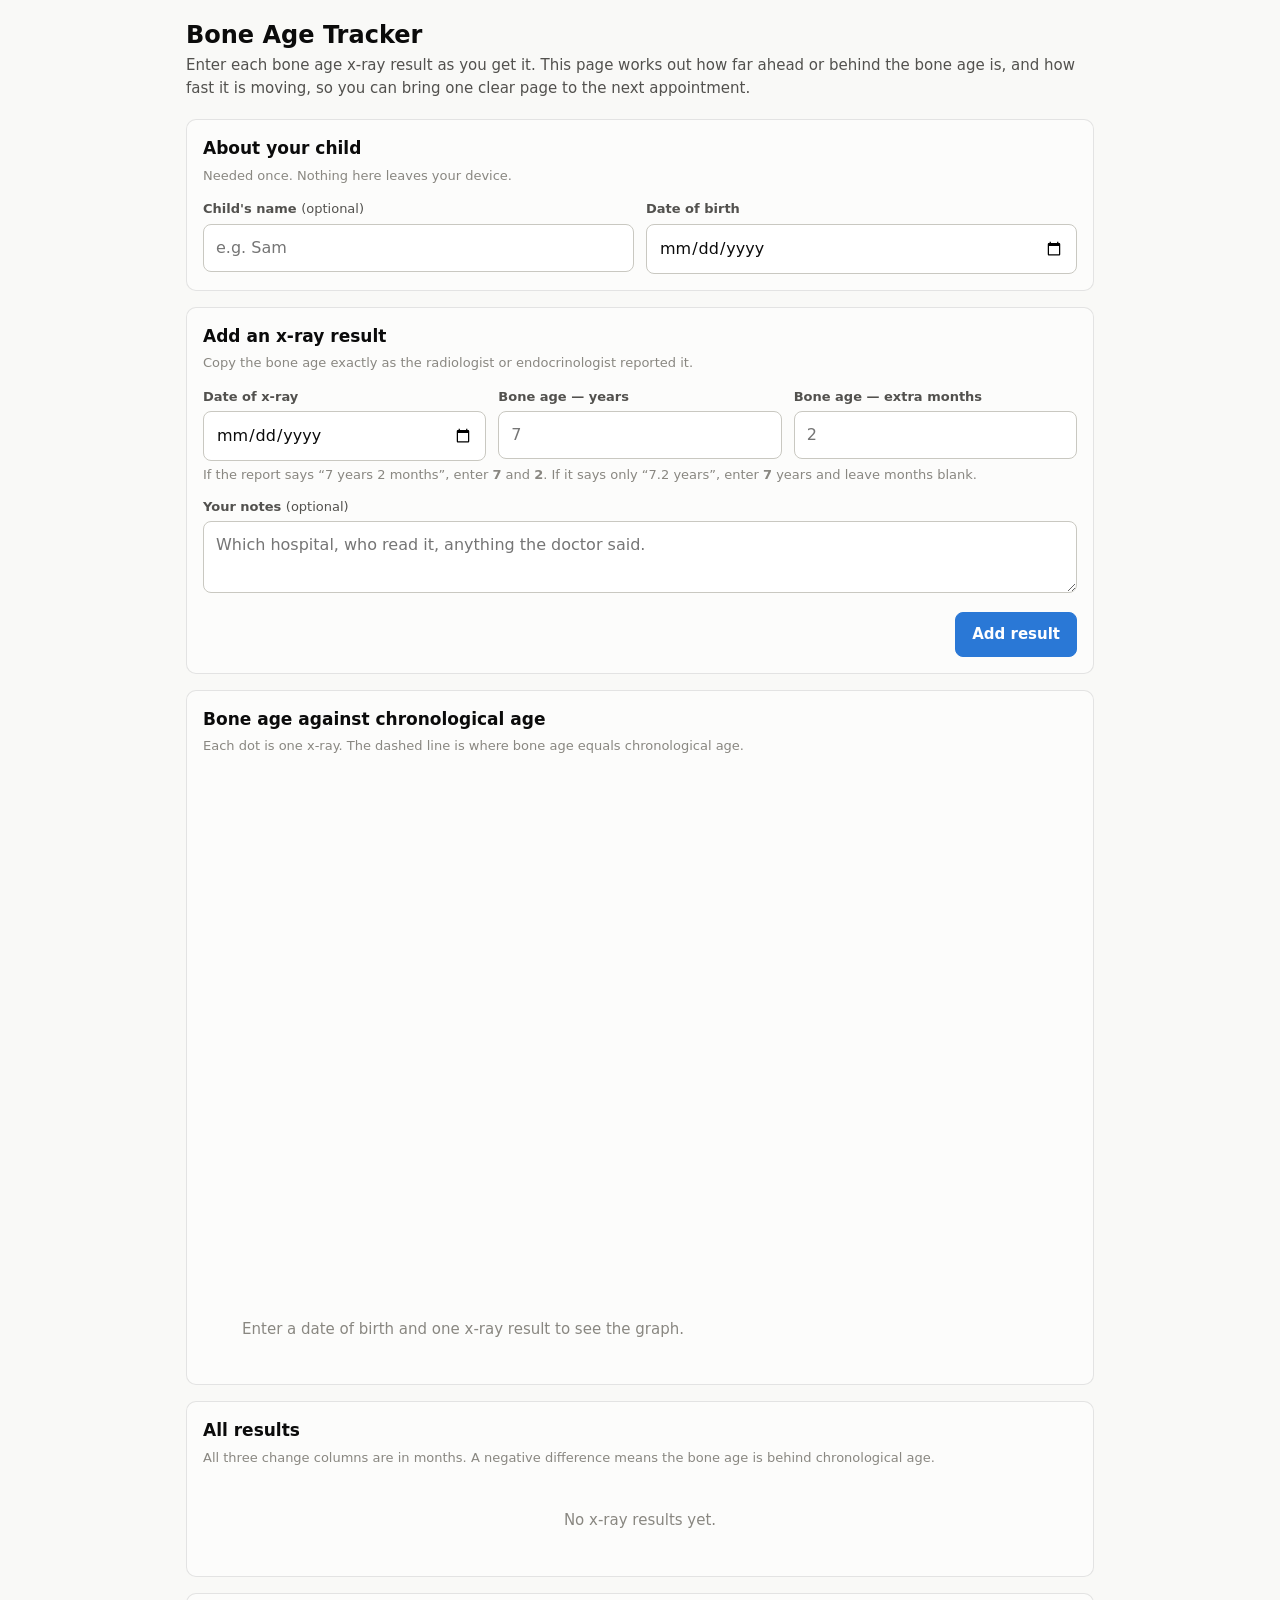
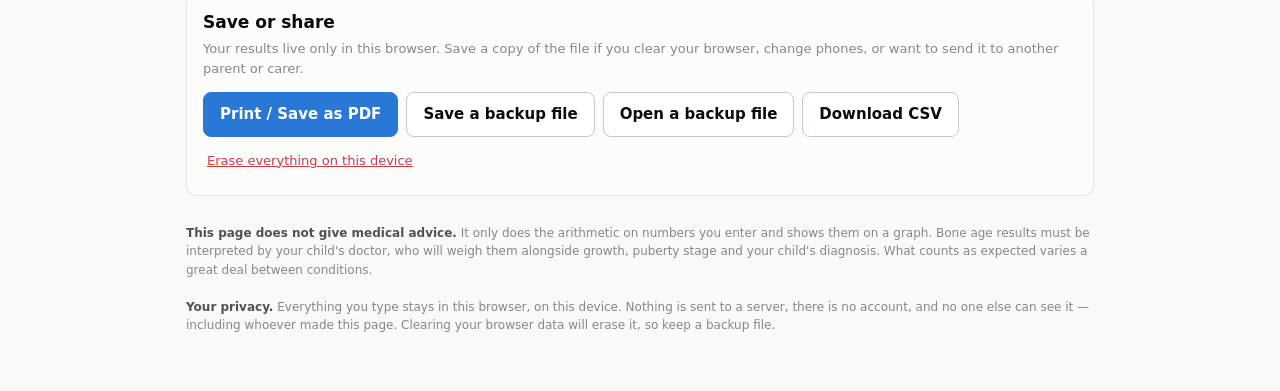
<file: tools/bone-age/index.html>
<!doctype html>
<html lang="en">
<head>
<meta charset="utf-8">
<meta name="viewport" content="width=device-width, initial-scale=1, viewport-fit=cover">
<meta name="color-scheme" content="light dark">
<meta name="robots" content="noindex">

<!-- Enforced copy of the deployed CSP header. connect-src 'none' is the load-bearing
     directive: it makes "your data never leaves this device" a browser-enforced fact
     rather than a promise. frame-ancestors is header-only (ignored in meta), so the
     _headers file at the repo root carries that one. -->
<meta http-equiv="Content-Security-Policy" content="default-src 'self'; base-uri 'none'; object-src 'none'; script-src 'self' 'unsafe-inline'; style-src 'self' 'unsafe-inline'; img-src 'self' data:; font-src 'self'; manifest-src 'self'; worker-src 'self'; connect-src 'none'; form-action 'none'">

<link rel="manifest" href="manifest.webmanifest">
<link rel="icon" type="image/png" sizes="192x192" href="icon-192.png">
<link rel="apple-touch-icon" href="apple-touch-icon.png">
<meta name="theme-color" content="#1c5cab">
<meta name="apple-mobile-web-app-capable" content="yes">
<meta name="apple-mobile-web-app-title" content="Bone Age">
<meta name="mobile-web-app-capable" content="yes">
<title>Bone Age Tracker</title>
<meta name="description" content="Track bone age x-ray results against chronological age. Everything stays on your device.">
<style>
/* ---------- tokens ---------- */
:root{
  color-scheme: light;
  --plane:#f9f9f7; --surface-1:#fcfcfb;
  --text-primary:#0b0b0b; --text-secondary:#52514e; --text-muted:#898781;
  --grid:#e1e0d9; --axis:#c3c2b7; --border:rgba(11,11,11,.10);
  --series-1:#2a78d6; --field:#ffffff; --field-border:#c9c8c1;
  --accent-soft:rgba(42,120,214,.10); --danger:#d03b3b;
  --r:10px; --pad:16px;
  --sans: system-ui, -apple-system, "Segoe UI", sans-serif;
}
@media (prefers-color-scheme: dark){
  :root:not([data-theme="light"]){
    color-scheme: dark;
    --plane:#0d0d0d; --surface-1:#1a1a19;
    --text-primary:#ffffff; --text-secondary:#c3c2b7; --text-muted:#898781;
    --grid:#2c2c2a; --axis:#383835; --border:rgba(255,255,255,.10);
    --series-1:#3987e5; --field:#111110; --field-border:#3c3c39;
    --accent-soft:rgba(57,135,229,.16); --danger:#e66767;
  }
}
:root[data-theme="dark"]{
  color-scheme: dark;
  --plane:#0d0d0d; --surface-1:#1a1a19;
  --text-primary:#ffffff; --text-secondary:#c3c2b7; --text-muted:#898781;
  --grid:#2c2c2a; --axis:#383835; --border:rgba(255,255,255,.10);
  --series-1:#3987e5; --field:#111110; --field-border:#3c3c39;
  --accent-soft:rgba(57,135,229,.16); --danger:#e66767;
}

*{box-sizing:border-box}
html,body{margin:0}
body{
  font-family:var(--sans); background:var(--plane); color:var(--text-primary);
  font-size:16px; line-height:1.5; -webkit-text-size-adjust:100%;
}
.wrap{max-width:940px; margin:0 auto; padding-block:20px 56px; padding-left:16px; padding-right:16px}

h1{font-size:1.5rem; line-height:1.25; margin:0 0 4px}
h2{font-size:1.0625rem; margin:0 0 2px}
p{margin:0 0 12px}
.sub{color:var(--text-secondary); font-size:.9375rem; margin:0 0 20px}
.hint{color:var(--text-muted); font-size:.8125rem; margin:4px 0 0}

.card{
  background:var(--surface-1); border:1px solid var(--border); border-radius:var(--r);
  padding:var(--pad); margin:0 0 16px;
}
.card > h2 + p.hint{margin-bottom:14px}

/* ---------- forms ---------- */
.grid{display:grid; gap:12px}
@media (min-width:560px){ .g2{grid-template-columns:1fr 1fr} .g3{grid-template-columns:1fr 1fr 1fr} }
label{display:block; font-size:.8125rem; font-weight:600; color:var(--text-secondary); margin:0 0 5px}
input,select,textarea{
  width:100%; font:inherit; font-size:1rem; color:var(--text-primary);
  background:var(--field); border:1px solid var(--field-border); border-radius:8px;
  padding:11px 12px; min-height:44px;
}
textarea{min-height:64px; resize:vertical}
input:focus-visible,select:focus-visible,textarea:focus-visible,button:focus-visible,[tabindex]:focus-visible{
  outline:2px solid var(--series-1); outline-offset:2px;
}
input[aria-invalid="true"]{border-color:var(--danger)}
.err{color:var(--danger); font-size:.8125rem; margin:5px 0 0; display:none}
.err.on{display:block}

button{
  font:inherit; font-weight:600; font-size:.9375rem; min-height:44px;
  padding:10px 16px; border-radius:8px; cursor:pointer;
  border:1px solid var(--field-border); background:var(--field); color:var(--text-primary);
}
button.primary{background:var(--series-1); border-color:var(--series-1); color:#fff}
button.link{background:none; border:none; color:var(--text-secondary); text-decoration:underline; padding:8px 4px; min-height:36px; font-weight:400; font-size:.8125rem}
button.link.danger{color:var(--danger)}
.row{display:flex; flex-wrap:wrap; gap:8px; align-items:center}
.row.end{justify-content:flex-end}

/* ---------- summary ---------- */
.hero{font-size:1.75rem; line-height:1.2; font-weight:650; margin:0 0 4px; letter-spacing:-.01em}
.hero .unit{font-weight:450; color:var(--text-secondary); font-size:1.125rem}
.facts{display:grid; gap:10px 20px; margin:14px 0 0; padding:14px 0 0; border-top:1px solid var(--border)}
@media (min-width:560px){ .facts{grid-template-columns:1fr 1fr} }
.fact dt{font-size:.75rem; text-transform:uppercase; letter-spacing:.04em; color:var(--text-muted); margin:0 0 1px}
.fact dd{margin:0; font-size:.9375rem; font-variant-numeric:tabular-nums}

/* ---------- chart ---------- */
.sr-only{position:absolute; width:1px; height:1px; margin:-1px; padding:0; overflow:hidden;
  clip:rect(0 0 0 0); clip-path:inset(50%); white-space:nowrap; border:0}
.chartbox{position:relative; max-width:520px}
svg.chart{display:block; width:100%; height:auto; max-width:100%; overflow:visible}
.tip{
  position:absolute; pointer-events:none; opacity:0; transition:opacity .09s;
  background:var(--surface-1); border:1px solid var(--border); border-radius:8px;
  padding:8px 10px; font-size:.8125rem; line-height:1.4; box-shadow:0 4px 14px rgba(0,0,0,.14);
  white-space:nowrap; z-index:5; transform:translate(-50%,-100%); margin-top:-10px;
}
.tip.on{opacity:1}
.tip b{display:block; font-size:.75rem; color:var(--text-muted); font-weight:600; text-transform:uppercase; letter-spacing:.04em; margin:0 0 2px}
.tip .n{font-variant-numeric:tabular-nums}

/* ---------- table ---------- */
.tablescroll{overflow-x:auto; -webkit-overflow-scrolling:touch}
table{border-collapse:collapse; width:100%; font-size:.8125rem; font-variant-numeric:tabular-nums}
th,td{text-align:right; padding:8px 7px; border-bottom:1px solid var(--border); white-space:nowrap}
th:first-child,td:first-child{text-align:left}
th{font-size:.6875rem; text-transform:uppercase; letter-spacing:.03em; color:var(--text-muted);
   font-weight:600; vertical-align:bottom; white-space:normal; max-width:74px; line-height:1.3}
td.note{white-space:normal; text-align:left; min-width:130px; color:var(--text-secondary)}
tr:last-child td{border-bottom:none}

/* Below 640px a 9-column table hides the column that matters most, so each
   reading becomes a stacked card with its labels inline. */
@media (max-width:639px){
  .tablescroll{overflow-x:visible}
  table,tbody,tr,td{display:block; width:100%}
  thead{position:absolute; width:1px; height:1px; overflow:hidden; clip:rect(0 0 0 0); white-space:nowrap}
  tr{border:1px solid var(--border); border-radius:8px; padding:8px 12px; margin:0 0 10px}
  tr:last-child{margin-bottom:0}
  td{border:none; border-bottom:1px solid var(--border); padding:7px 0; text-align:right;
     white-space:normal; display:flex; justify-content:space-between; align-items:baseline; gap:14px}
  td:last-child{border-bottom:none}
  td:empty{display:none}
  td:before{
    content:attr(data-label); text-align:left; flex:0 1 auto;
    font-size:.6875rem; text-transform:uppercase; letter-spacing:.04em;
    color:var(--text-muted); font-weight:600; line-height:1.6;
  }
  td.note{text-align:left; display:block}
  td.note:before{display:block; margin-bottom:2px}
  td.note:empty{display:none}   /* equal specificity to td.note - must come after it */
  td.acts{justify-content:flex-end; gap:4px; padding-top:2px; border-bottom:none}
  td.acts:before{content:none}
}
.empty{color:var(--text-muted); font-size:.9375rem; text-align:center; padding:28px 12px; margin:0}

.print-only{display:none}
.foot{color:var(--text-muted); font-size:.75rem; line-height:1.55; margin:28px 0 0}
.foot strong{color:var(--text-secondary)}

/* ---------- print ---------- */
@media print{
  :root{--plane:#fff; --surface-1:#fff; --text-primary:#000; --text-secondary:#333; --text-muted:#555;
        --grid:#ddd; --axis:#999; --border:#ccc; --series-1:#15539b}
  body{background:#fff; font-size:11pt}
  .wrap{max-width:none; padding:0}
  .no-print,.child-card{display:none !important}
  .print-only{display:block; font-size:10.5pt; color:#000; margin:0 0 10px}
  .sub{display:none}
  h1{font-size:15pt; margin-bottom:2px}
  .hero{font-size:16pt}
  .card{border:1px solid #ccc; break-inside:avoid; margin-bottom:12px; padding:12px}
  .chartbox{max-width:400px}
  .tablescroll{overflow:visible}
  table{font-size:8.5pt; table-layout:fixed; width:100%}
  th,td{padding:5px 5px; white-space:normal; word-break:break-word}
  th{font-size:6.5pt}
  td.note{min-width:0}
  .foot{margin-top:14px}
  a[href]:after{content:""}
}
</style>
</head>
<body>
<div class="wrap">

  <h1>Bone Age Tracker</h1>
  <p class="sub">Enter each bone age x-ray result as you get it. This page works out how far ahead or behind
  the bone age is, and how fast it is moving, so you can bring one clear page to the next appointment.</p>

  <!-- ---------------- child ---------------- -->
  <p class="print-only" id="printHead"></p>

  <section class="card child-card">
    <h2>About your child</h2>
    <p class="hint">Needed once. Nothing here leaves your device.</p>
    <div class="grid g2">
      <div>
        <label for="name">Child's name <span style="font-weight:400">(optional)</span></label>
        <input id="name" type="text" autocomplete="off" placeholder="e.g. Sam">
      </div>
      <div>
        <label for="dob">Date of birth</label>
        <input id="dob" type="date" required>
        <p class="err" id="dobErr"></p>
      </div>
    </div>
  </section>

  <!-- ---------------- add reading ---------------- -->
  <section class="card no-print">
    <h2 id="formTitle">Add an x-ray result</h2>
    <p class="hint">Copy the bone age exactly as the radiologist or endocrinologist reported it.</p>
    <form id="form" novalidate>
      <div class="grid g3">
        <div>
          <label for="xdate">Date of x-ray</label>
          <input id="xdate" type="date" required>
        </div>
        <div>
          <label for="byears">Bone age &mdash; years</label>
          <input id="byears" type="number" inputmode="numeric" min="0" max="25" step="1" placeholder="7">
        </div>
        <div>
          <label for="bmonths">Bone age &mdash; extra months</label>
          <input id="bmonths" type="number" inputmode="numeric" min="0" max="11" step="1" placeholder="2">
        </div>
      </div>
      <p class="hint">If the report says &ldquo;7 years 2 months&rdquo;, enter <strong>7</strong> and <strong>2</strong>.
      If it says only &ldquo;7.2 years&rdquo;, enter <strong>7</strong> years and leave months blank.</p>
      <p class="err" id="formErr"></p>
      <div class="grid" style="margin-top:12px">
        <div>
          <label for="notes">Your notes <span style="font-weight:400">(optional)</span></label>
          <textarea id="notes" placeholder="Which hospital, who read it, anything the doctor said."></textarea>
        </div>
      </div>
      <div class="row end" style="margin-top:12px">
        <button type="button" class="link" id="cancelEdit" hidden>Cancel</button>
        <button type="submit" class="primary" id="submitBtn">Add result</button>
      </div>
    </form>
  </section>

  <!-- ---------------- summary ---------------- -->
  <section class="card" id="summaryCard" hidden>
    <h2 id="summaryTitle">Latest result</h2>
    <p class="hero" id="hero"></p>
    <p class="hint" id="heroSub"></p>
    <dl class="facts" id="facts"></dl>
  </section>

  <!-- ---------------- chart ---------------- -->
  <section class="card">
    <h2>Bone age against chronological age</h2>
    <p class="hint" id="chartHint">Each dot is one x-ray. The dashed line is where bone age equals chronological age.</p>
    <div class="chartbox">
      <svg class="chart" id="chart" viewBox="0 0 460 460" preserveAspectRatio="xMidYMid meet" role="img" aria-labelledby="chartDesc"></svg>
      <p id="chartDesc" class="sr-only">Bone age plotted against chronological age.</p>
      <p class="empty" id="chartEmpty">Enter a date of birth and one x-ray result to see the graph.</p>
      <div class="tip" id="tip" role="status" aria-live="polite"></div>
    </div>
  </section>

  <!-- ---------------- table ---------------- -->
  <section class="card">
    <h2>All results</h2>
    <p class="hint">All three change columns are in months. A negative difference means the bone age is
    behind chronological age.</p>
    <div class="tablescroll" id="tableBox"></div>
  </section>

  <!-- ---------------- actions ---------------- -->
  <section class="card no-print">
    <h2>Save or share</h2>
    <p class="hint">Your results live only in this browser. Save a copy of the file if you clear your browser,
    change phones, or want to send it to another parent or carer.</p>
    <div class="row" style="margin-top:12px">
      <button type="button" class="primary" id="printBtn">Print / Save as PDF</button>
      <button type="button" id="exportBtn">Save a backup file</button>
      <button type="button" id="importBtn">Open a backup file</button>
      <button type="button" id="csvBtn">Download CSV</button>
      <input type="file" id="importInput" accept="application/json,.json" hidden>
    </div>
    <div class="row" style="margin-top:6px">
      <button type="button" class="link danger" id="clearBtn">Erase everything on this device</button>
    </div>
  </section>

  <p class="foot">
    <strong>This page does not give medical advice.</strong> It only does the arithmetic on numbers you enter
    and shows them on a graph. Bone age results must be interpreted by your child's doctor, who will weigh
    them alongside growth, puberty stage and your child's diagnosis. What counts as expected varies a great
    deal between conditions.<br><br>
    <strong>Your privacy.</strong> Everything you type stays in this browser, on this device. Nothing is sent
    to a server, there is no account, and no one else can see it &mdash; including whoever made this page.
    Clearing your browser data will erase it, so keep a backup file.
  </p>
</div>

<script>
(function(){
"use strict";

/* ============================================================
   Storage
   ============================================================ */
var KEY = "boneage.v1";
var SCHEMA = 1;

function blank(){ return { schemaVersion:SCHEMA, child:{name:"",dob:""}, readings:[], updatedAt:null }; }

var state = blank();

function load(){
  try{
    var raw = localStorage.getItem(KEY);
    if(!raw) return;
    var d = JSON.parse(raw);
    if(d && typeof d === "object" && Array.isArray(d.readings)) state = migrate(d);
  }catch(e){ /* private mode, blocked storage, corrupt json - start empty */ }
}
function save(){
  state.updatedAt = new Date().toISOString();
  try{ localStorage.setItem(KEY, JSON.stringify(state)); }catch(e){ /* quota or blocked - page still works */ }
}
function migrate(d){
  // Only one schema so far. Future versions branch here and never lose a reading.
  d.schemaVersion = SCHEMA;
  d.child = d.child || {name:"",dob:""};
  d.readings = d.readings.filter(function(r){ return r && r.date; });
  return d;
}

/* ============================================================
   Dates and age maths
   ============================================================ */

/* Parse yyyy-mm-dd as a LOCAL date. new Date("2024-04-15") is parsed as UTC
   and lands on the previous day west of Greenwich, which would shift every age. */
function parseISO(s){
  var m = /^(\d{4})-(\d{2})-(\d{2})$/.exec(s || "");
  if(!m) return null;
  var y = +m[1], mo = +m[2]-1, da = +m[3];
  var d = new Date(y, mo, da);
  if(d.getFullYear()!==y || d.getMonth()!==mo || d.getDate()!==da) return null; // e.g. 31 February
  d.setHours(0,0,0,0);
  return d;
}
function todayISO(){
  var d = new Date();
  return d.getFullYear() + "-" + pad2(d.getMonth()+1) + "-" + pad2(d.getDate());
}
function pad2(n){ return (n<10?"0":"") + n; }

/* Exact age in years, using real calendar anniversaries.
   Returns exactly 6 on the 6th birthday - dividing days by 365 or 365.25 does not. */
function ageYears(dob, on){
  var y = on.getFullYear() - dob.getFullYear();
  var anniv = new Date(dob.getFullYear()+y, dob.getMonth(), dob.getDate());
  if(anniv > on) y--;
  var prev = new Date(dob.getFullYear()+y,   dob.getMonth(), dob.getDate());
  var next = new Date(dob.getFullYear()+y+1, dob.getMonth(), dob.getDate());
  return y + (on - prev) / (next - prev);
}

/* ============================================================
   Derivation - the single source of truth for every number shown
   ============================================================ */
function derive(){
  var dob = parseISO(state.child.dob);
  var rows = state.readings
    .map(function(r){
      var d = parseISO(r.date);
      var ba = (num(r.baYears) || 0) + (num(r.baMonths) || 0)/12;
      return { id:r.id, date:r.date, dateObj:d, notes:r.notes || "",
               ba: ba, ca: (dob && d) ? ageYears(dob, d) : null };
    })
    .filter(function(r){ return r.dateObj; })
    .sort(function(a,b){ return a.dateObj - b.dateObj; });

  for(var i=0; i<rows.length; i++){
    var r = rows[i], p = rows[i-1];
    r.n = i + 1;
    r.delta = (r.ca === null) ? null : (r.ba - r.ca) * 12;   // months; negative = behind
    r.dCA = (p && p.ca !== null && r.ca !== null) ? (r.ca - p.ca) * 12 : null;
    r.dBA = p ? (r.ba - p.ba) * 12 : null;
    r.ratio = (r.dCA && r.dCA > 0.5 && r.dBA !== null) ? r.dBA / r.dCA : null;
  }
  return rows;
}
function num(v){ var n = parseFloat(v); return isFinite(n) ? n : 0; }

/* ============================================================
   Formatting
   ============================================================ */
function f1(n){ return (Math.round(n*10)/10).toFixed(1); }
function f2(n){ return (Math.round(n*100)/100).toFixed(2); }

/* 6.25 -> "6 yr 3 mo" */
function yrMo(years){
  if(years === null || !isFinite(years)) return "—";
  var totalMonths = Math.round(years*12);
  var y = Math.floor(totalMonths/12), m = totalMonths - y*12;
  return y + " yr" + (m ? " " + m + " mo" : "");
}
/* months -> "5.4 months" or "1 yr 5 mo" once it gets long */
function monthSpan(months){
  var m = Math.abs(months);
  if(m < 12) return f1(m) + " month" + (f1(m) === "1.0" ? "" : "s");
  var y = Math.floor(Math.round(m)/12), r = Math.round(m) - y*12;
  return y + " yr" + (r ? " " + r + " mo" : "");
}
function deltaPhrase(months){
  if(months === null) return "—";
  if(Math.abs(months) < 0.5) return "level with chronological age";
  return monthSpan(months) + (months < 0 ? " behind" : " ahead of") + " chronological age";
}
function esc(s){
  return String(s).replace(/[&<>"']/g, function(c){
    return {"&":"&amp;","<":"&lt;",">":"&gt;",'"':"&quot;","'":"&#39;"}[c];
  });
}

/* ============================================================
   Chart - one series, plus an identity reference line.
   Both axes share one domain so the 45 degree line really is 45 degrees.
   ============================================================ */
var SVG_NS = "http://www.w3.org/2000/svg";
function el(name, attrs, text){
  var n = document.createElementNS(SVG_NS, name);
  for(var k in attrs) if(attrs[k] !== null && attrs[k] !== undefined) n.setAttribute(k, attrs[k]);
  if(text !== undefined) n.textContent = text;
  return n;
}

function drawChart(rows){
  var svg = document.getElementById("chart");
  while(svg.firstChild) svg.removeChild(svg.firstChild);

  var plotted = rows.filter(function(r){ return r.ca !== null; });
  /* Match the viewBox to the container's real pixel width so 1 SVG unit == 1 CSS
     pixel. Otherwise every axis label shrinks with the chart on a phone. */
  var boxW = document.querySelector(".chartbox").clientWidth || 460;
  var side = Math.round(Math.max(280, Math.min(520, boxW)));
  var W = side, H = side, L = 52, R = 14, T = 16, B = 46;

  var emptyEl = document.getElementById("chartEmpty");
  if(!plotted.length){
    svg.hidden = true;
    emptyEl.hidden = false;
    emptyEl.textContent = state.child.dob
      ? "Add an x-ray result to see the graph."
      : "Enter a date of birth and one x-ray result to see the graph.";
    document.getElementById("chartDesc").textContent = "No results entered yet.";
    return;
  }
  svg.hidden = false;
  emptyEl.hidden = true;
  svg.setAttribute("viewBox", "0 0 " + W + " " + H);

  // shared domain across both axes
  var vals = [];
  plotted.forEach(function(r){ vals.push(r.ca, r.ba); });
  var lo = Math.min.apply(null, vals), hi = Math.max.apply(null, vals);
  var span = Math.max(hi - lo, 1.5);
  lo = Math.max(0, Math.floor(lo - span*0.18));
  hi = Math.ceil(hi + span*0.18);
  if(hi - lo < 2) hi = lo + 2;

  var x = function(v){ return L + (v-lo)/(hi-lo) * (W-L-R); };
  var y = function(v){ return H - B - (v-lo)/(hi-lo) * (H-T-B); };

  var step = (hi-lo) <= 6 ? 1 : ((hi-lo) <= 14 ? 2 : 5);
  var ticks = [];
  for(var t = Math.ceil(lo/step)*step; t <= hi; t += step) ticks.push(t);

  // grid + axis labels
  var g = el("g", {"font-family":"var(--sans)", "font-size":11, fill:"var(--text-muted)"});
  ticks.forEach(function(t){
    g.appendChild(el("line", {x1:L, x2:W-R, y1:y(t), y2:y(t), stroke:"var(--grid)", "stroke-width":1}));
    g.appendChild(el("line", {x1:x(t), x2:x(t), y1:T, y2:H-B, stroke:"var(--grid)", "stroke-width":1}));
    g.appendChild(el("text", {x:L-9, y:y(t)+4, "text-anchor":"end"}, String(t)));
    g.appendChild(el("text", {x:x(t), y:H-B+18, "text-anchor":"middle"}, String(t)));
  });
  svg.appendChild(g);

  // axes
  svg.appendChild(el("line", {x1:L, x2:W-R, y1:H-B, y2:H-B, stroke:"var(--axis)", "stroke-width":1}));
  svg.appendChild(el("line", {x1:L, x2:L, y1:T, y2:H-B, stroke:"var(--axis)", "stroke-width":1}));

  // axis titles
  svg.appendChild(el("text", {x:L+(W-L-R)/2, y:H-6, "text-anchor":"middle", fill:"var(--text-secondary)",
    "font-size":12, "font-family":"var(--sans)", "font-weight":600}, "Chronological age (years)"));
  var yt = el("text", {x:14, y:T+(H-T-B)/2, "text-anchor":"middle", fill:"var(--text-secondary)",
    "font-size":12, "font-family":"var(--sans)", "font-weight":600,
    transform:"rotate(-90 14 " + (T+(H-T-B)/2) + ")"}, "Bone age (years)");
  svg.appendChild(yt);

  // identity reference line - dashed because it IS a reference, not a gridline
  svg.appendChild(el("line", {x1:x(lo), y1:y(lo), x2:x(hi), y2:y(hi),
    stroke:"var(--axis)", "stroke-width":1.5, "stroke-dasharray":"5 4"}));
  var lblX = x(lo + (hi-lo)*0.62), lblY = y(lo + (hi-lo)*0.62) - 8;
  var lbl = el("text", {x:lblX, y:lblY, "text-anchor":"middle", fill:"var(--text-muted)",
    "font-size":11, "font-family":"var(--sans)",
    stroke:"var(--surface-1)", "stroke-width":3, "paint-order":"stroke",
    transform:"rotate(-45 " + lblX + " " + lblY + ")"}, "bone age = chronological age");
  svg.appendChild(lbl);

  // series line
  if(plotted.length > 1){
    var d = plotted.map(function(r,i){ return (i?"L":"M") + f2(x(r.ca)) + " " + f2(y(r.ba)); }).join(" ");
    svg.appendChild(el("path", {d:d, fill:"none", stroke:"var(--series-1)", "stroke-width":2,
      "stroke-linejoin":"round", "stroke-linecap":"round"}));
  }

  // markers - 2px surface ring so overlapping points stay separable
  plotted.forEach(function(r, i){
    var cx = x(r.ca), cy = y(r.ba);
    svg.appendChild(el("circle", {cx:cx, cy:cy, r:5.5,
      fill:"var(--series-1)", stroke:"var(--surface-1)", "stroke-width":2}));

    // generous invisible hit target - never make anyone land on a 5px dot
    var hit = el("circle", {cx:cx, cy:cy, r:16, fill:"transparent",
      tabindex:"0", role:"img",
      "aria-label":"X-ray " + r.n + ", " + fmtDate(r.dateObj) + ". Chronological age " + yrMo(r.ca) +
                   ", bone age " + yrMo(r.ba) + ", " + deltaPhrase(r.delta) + "."});
    hit.style.cursor = "pointer";
    ["mouseenter","focus"].forEach(function(ev){ hit.addEventListener(ev, function(){ showTip(r, cx, cy, W, H); }); });
    ["mouseleave","blur"].forEach(function(ev){ hit.addEventListener(ev, hideTip); });
    svg.appendChild(hit);
  });

  // direct-label the latest point only, nudged so it never leaves the plot
  var last = plotted[plotted.length-1];
  var lx = x(last.ca), ly = y(last.ba) - 13, anchor = "middle";
  var halfText = 40;
  if(lx + halfText > W - R){ anchor = "end";   lx = Math.min(lx + 9, W - R); }
  else if(lx - halfText < L){ anchor = "start"; lx = Math.max(lx - 9, L); }
  if(ly < T + 12) ly = y(last.ba) + 23;
  svg.appendChild(el("text", {
    x: lx, y: ly, "text-anchor":anchor,
    fill:"var(--text-primary)", "font-size":11.5, "font-family":"var(--sans)", "font-weight":600,
    stroke:"var(--surface-1)", "stroke-width":3.5, "paint-order":"stroke"
  }, "latest · " + yrMo(last.ba)));

  document.getElementById("chartDesc").textContent =
    plotted.length + " x-ray result" + (plotted.length>1?"s":"") +
    ". Latest: chronological age " + yrMo(last.ca) + ", bone age " + yrMo(last.ba) +
    ", " + deltaPhrase(last.delta) + ". Full figures are in the results table below.";
}

var tipEl = document.getElementById("tip");
function showTip(r, cx, cy, W, H){
  var box = document.querySelector(".chartbox");
  tipEl.innerHTML =
    "<b>" + esc(fmtDate(r.dateObj)) + "</b>" +
    "<span class='n'>Chronological age " + yrMo(r.ca) + "<br>" +
    "Bone age " + yrMo(r.ba) + "<br>" +
    esc(deltaPhrase(r.delta)) + "</span>";
  tipEl.style.left = (cx / W * box.clientWidth) + "px";
  tipEl.style.top  = (cy / H * box.clientHeight) + "px";
  tipEl.classList.add("on");
}
function hideTip(){ tipEl.classList.remove("on"); }

function fmtDate(d){
  if(!d) return "—";
  return d.toLocaleDateString(undefined, {year:"numeric", month:"short", day:"numeric"});
}

/* ============================================================
   Render
   ============================================================ */
function render(){
  var rows = derive();
  drawChart(rows);
  renderSummary(rows);
  renderTable(rows);
}

function renderSummary(rows){
  var card = document.getElementById("summaryCard");
  var withCA = rows.filter(function(r){ return r.ca !== null; });
  if(!withCA.length){ card.hidden = true; return; }
  card.hidden = false;

  var last = withCA[withCA.length-1];
  var who = state.child.name ? esc(state.child.name) + "'s bone age" : "Bone age";

  document.getElementById("summaryTitle").textContent =
    "Latest result · " + fmtDate(last.dateObj);

  var hero = document.getElementById("hero");
  if(Math.abs(last.delta) < 0.5){
    hero.innerHTML = who + " is <span class='unit'>level with chronological age</span>";
  }else{
    hero.innerHTML = who + " is " + monthSpan(last.delta) +
      " <span class='unit'>" + (last.delta < 0 ? "behind" : "ahead of") + " chronological age</span>";
  }

  document.getElementById("heroSub").textContent =
    "Chronological age " + yrMo(last.ca) + " · bone age " + yrMo(last.ba) + ".";

  document.getElementById("printHead").textContent =
    (state.child.name ? state.child.name + " · " : "") +
    "date of birth " + fmtDate(parseISO(state.child.dob)) +
    " · printed " + fmtDate(new Date());

  var facts = [];
  if(last.dCA !== null && last.dBA !== null){
    facts.push(["Since the previous x-ray",
      "Calendar time moved on " + f1(last.dCA) + " months; bone age moved on " + f1(last.dBA) + " months."]);
  }
  if(last.ratio !== null){
    facts.push(["Rate of bone age change",
      f2(last.ratio) + "× calendar time — bone age is " +
      (last.ratio > 1.05 ? "moving faster than" : last.ratio < 0.95 ? "moving slower than" : "keeping pace with") +
      " the calendar."]);
  }
  if(withCA.length > 1){
    var first = withCA[0];
    var drift = last.delta - first.delta;
    facts.push(["Across all " + withCA.length + " x-rays",
      "The gap has " + (Math.abs(drift) < 0.5 ? "stayed about the same"
        : (drift > 0 ? "closed by " + f1(drift) + " months" : "widened by " + f1(-drift) + " months")) +
      " since " + fmtDate(first.dateObj) + "."]);
  }
  facts.push(["Bring this to the appointment",
    "Use Print / Save as PDF for a one-page copy of the graph and table.", "no-print"]);

  document.getElementById("facts").innerHTML = facts.map(function(f){
    return "<div class='fact " + (f[2] || "") + "'><dt>" + esc(f[0]) +
           "</dt><dd>" + esc(f[1]) + "</dd></div>";
  }).join("");
}

function renderTable(rows){
  var box = document.getElementById("tableBox");
  if(!rows.length){
    box.innerHTML = "<p class='empty'>No x-ray results yet.</p>";
    return;
  }
  var noDob = !parseISO(state.child.dob);
  var head = "<tr><th>X-ray</th><th>Date</th><th>Chronological age</th><th>Bone age</th>" +
             "<th>Difference</th><th>Calendar change</th><th>Bone age change</th>" +
             "<th>Notes</th><th class='no-print'></th></tr>";
  var body = rows.map(function(r){
    return "<tr>" +
      "<td data-label='X-ray'>" + r.n + "</td>" +
      "<td data-label='Date'>" + esc(fmtDate(r.dateObj)) + "</td>" +
      "<td data-label='Chronological age'>" + (r.ca === null ? "<span style='color:var(--text-muted)'>needs date of birth</span>"
                              : esc(yrMo(r.ca)) + " <span style='color:var(--text-muted)'>(" + f2(r.ca) + ")</span>") + "</td>" +
      "<td data-label='Bone age'>" + esc(yrMo(r.ba)) + " <span style='color:var(--text-muted)'>(" + f2(r.ba) + ")</span></td>" +
      "<td data-label='Difference (months)'>" + (r.delta === null ? "—" : (r.delta > 0 ? "+" : "") + f1(r.delta)) + "</td>" +
      "<td data-label='Calendar change (months)'>" + (r.dCA === null ? "—" : f1(r.dCA)) + "</td>" +
      "<td data-label='Bone age change (months)'>" + (r.dBA === null ? "—" : (r.dBA > 0 ? "+" : "") + f1(r.dBA)) + "</td>" +
      "<td class='note' data-label='Notes'>" + esc(r.notes) + "</td>" +
      "<td class='no-print acts'><button type='button' class='link' data-edit='" + esc(r.id) + "'>Edit</button>" +
      "<button type='button' class='link danger' data-del='" + esc(r.id) + "'>Delete</button></td>" +
    "</tr>";
  }).join("");

  box.innerHTML = (noDob ? "<p class='hint' style='margin-bottom:10px'>Add a date of birth above to work out chronological age and the difference.</p>" : "") +
    "<table><thead>" + head + "</thead><tbody>" + body + "</tbody></table>";
}

/* ============================================================
   Events
   ============================================================ */
var nameEl   = document.getElementById("name");
var dobEl    = document.getElementById("dob");
var dobErr   = document.getElementById("dobErr");
var formEl   = document.getElementById("form");
var formErr  = document.getElementById("formErr");
var xdateEl  = document.getElementById("xdate");
var byearsEl = document.getElementById("byears");
var bmonthsEl= document.getElementById("bmonths");
var notesEl  = document.getElementById("notes");
var editId   = null;

function showErr(msg){
  formErr.textContent = msg;
  formErr.classList.add("on");
}
function clearErr(){ formErr.classList.remove("on"); formErr.textContent = ""; }

nameEl.addEventListener("input", function(){
  state.child.name = nameEl.value.trim(); save(); renderSummary(derive());
});

dobEl.addEventListener("change", function(){
  var d = parseISO(dobEl.value);
  dobErr.classList.remove("on");
  dobEl.removeAttribute("aria-invalid");
  if(dobEl.value && !d){
    dobErr.textContent = "That date does not exist. Please check it."; dobErr.classList.add("on");
    dobEl.setAttribute("aria-invalid","true"); return;
  }
  if(d && d > new Date()){
    dobErr.textContent = "Date of birth cannot be in the future."; dobErr.classList.add("on");
    dobEl.setAttribute("aria-invalid","true"); return;
  }
  state.child.dob = dobEl.value; save(); render();
});

formEl.addEventListener("submit", function(e){
  e.preventDefault();
  clearErr();

  var xd = parseISO(xdateEl.value);
  if(!xd){ showErr("Please enter the date of the x-ray."); xdateEl.focus(); return; }
  if(xd > new Date()){ showErr("The x-ray date is in the future. Please check it."); xdateEl.focus(); return; }

  var dob = parseISO(state.child.dob);
  if(dob && xd < dob){ showErr("The x-ray date is before your child's date of birth. Please check both dates."); xdateEl.focus(); return; }

  var yv = byearsEl.value.trim(), mv = bmonthsEl.value.trim();
  if(yv === "" && mv === ""){ showErr("Please enter the bone age from the report."); byearsEl.focus(); return; }

  var yrs = yv === "" ? 0 : parseFloat(yv);
  var mos = mv === "" ? 0 : parseFloat(mv);
  if(!isFinite(yrs) || yrs < 0 || yrs > 25){ showErr("Bone age in years should be a number between 0 and 25."); byearsEl.focus(); return; }
  if(!isFinite(mos) || mos < 0 || mos > 11){
    showErr("Extra months should be between 0 and 11. If the report gave a whole number of months, put the years in the first box.");
    bmonthsEl.focus(); return;
  }
  if(dob){
    var ca = ageYears(dob, xd);
    if(Math.abs((yrs + mos/12) - ca) > 6){
      showErr("That bone age is more than 6 years away from your child's age on that date (" + yrMo(ca) +
              "). Please check you have entered years, not months.");
      byearsEl.focus(); return;
    }
  }

  var dupe = state.readings.filter(function(r){ return r.date === xdateEl.value && r.id !== editId; });
  if(dupe.length){ showErr("There is already a result saved for that date. Edit that one instead, or use a different date."); xdateEl.focus(); return; }

  if(editId){
    state.readings.forEach(function(r){
      if(r.id === editId){
        r.date = xdateEl.value; r.baYears = yrs; r.baMonths = mos; r.notes = notesEl.value.trim();
      }
    });
  }else{
    state.readings.push({
      id: "r" + Date.now().toString(36) + Math.random().toString(36).slice(2,6),
      date: xdateEl.value, baYears: yrs, baMonths: mos, notes: notesEl.value.trim()
    });
  }
  save();
  resetForm();
  render();
});

function resetForm(){
  editId = null;
  formEl.reset();
  clearErr();
  document.getElementById("formTitle").textContent = "Add an x-ray result";
  document.getElementById("submitBtn").textContent = "Add result";
  document.getElementById("cancelEdit").hidden = true;
}
document.getElementById("cancelEdit").addEventListener("click", resetForm);

document.getElementById("tableBox").addEventListener("click", function(e){
  var edit = e.target.getAttribute && e.target.getAttribute("data-edit");
  var del  = e.target.getAttribute && e.target.getAttribute("data-del");

  if(edit){
    var r = state.readings.filter(function(x){ return x.id === edit; })[0];
    if(!r) return;
    editId = r.id;
    xdateEl.value = r.date;
    byearsEl.value = (r.baYears === 0 && r.baMonths) ? "" : r.baYears;
    bmonthsEl.value = r.baMonths || "";
    notesEl.value = r.notes || "";
    document.getElementById("formTitle").textContent = "Edit x-ray result";
    document.getElementById("submitBtn").textContent = "Save changes";
    document.getElementById("cancelEdit").hidden = false;
    clearErr();
    document.getElementById("formTitle").scrollIntoView({behavior:"smooth", block:"center"});
    xdateEl.focus({preventScroll:true});
  }

  if(del){
    var row = state.readings.filter(function(x){ return x.id === del; })[0];
    if(!row) return;
    if(!confirm("Delete the result from " + fmtDate(parseISO(row.date)) + "? This cannot be undone.")) return;
    state.readings = state.readings.filter(function(x){ return x.id !== del; });
    if(editId === del) resetForm();
    save(); render();
  }
});

/* ---------- save / share ---------- */
document.getElementById("printBtn").addEventListener("click", function(){ hideTip(); window.print(); });

function downloadBlob(text, filename, type){
  var blob = new Blob([text], {type:type});
  var url = URL.createObjectURL(blob);
  var a = document.createElement("a");
  a.href = url; a.download = filename;
  document.body.appendChild(a); a.click(); document.body.removeChild(a);
  setTimeout(function(){ URL.revokeObjectURL(url); }, 1000);
}
function slug(){
  var s = (state.child.name || "bone-age").toLowerCase().replace(/[^a-z0-9]+/g,"-").replace(/^-|-$/g,"");
  return (s || "bone-age") + "-" + todayISO();
}

document.getElementById("exportBtn").addEventListener("click", function(){
  downloadBlob(JSON.stringify(state, null, 2), slug() + ".boneage.json", "application/json");
});

document.getElementById("csvBtn").addEventListener("click", function(){
  var rows = derive();
  var head = ["X-ray","Date","Chronological age (years)","Bone age (years)","Difference (months)",
              "Calendar change (months)","Bone age change (months)","Notes"];
  var lines = [head].concat(rows.map(function(r){
    return [r.n, r.date, r.ca === null ? "" : f2(r.ca), f2(r.ba),
            r.delta === null ? "" : f1(r.delta),
            r.dCA === null ? "" : f1(r.dCA),
            r.dBA === null ? "" : f1(r.dBA), r.notes];
  }));
  var csv = lines.map(function(cols){
    return cols.map(function(c){
      c = String(c === null || c === undefined ? "" : c);
      return /[",\n]/.test(c) ? '"' + c.replace(/"/g,'""') + '"' : c;
    }).join(",");
  }).join("\r\n");
  downloadBlob("﻿" + csv, slug() + ".csv", "text/csv;charset=utf-8");
});

document.getElementById("importBtn").addEventListener("click", function(){
  document.getElementById("importInput").click();
});
document.getElementById("importInput").addEventListener("change", function(e){
  var file = e.target.files && e.target.files[0];
  if(!file) return;
  var reader = new FileReader();
  reader.onload = function(){
    try{
      var d = JSON.parse(reader.result);
      if(!d || !Array.isArray(d.readings)) throw new Error("shape");
      if(state.readings.length && !confirm("This will replace the " + state.readings.length +
         " result(s) currently on this device. Continue?")) return;
      state = migrate(d);
      nameEl.value = state.child.name || "";
      dobEl.value  = state.child.dob  || "";
      save(); resetForm(); render();
    }catch(err){
      alert("That file could not be read. Please choose a backup file saved from this page (it ends in .boneage.json).");
    }
  };
  reader.readAsText(file);
  e.target.value = "";
});

document.getElementById("clearBtn").addEventListener("click", function(){
  if(!confirm("Erase your child's details and all x-ray results from this device? This cannot be undone. Save a backup file first if you want to keep them.")) return;
  state = blank();
  try{ localStorage.removeItem(KEY); }catch(e){}
  nameEl.value = ""; dobEl.value = "";
  resetForm(); render();
});

/* ---------- offline support ----------
   Guarded on http(s): navigator.serviceWorker does not exist on file://, and the
   app is meant to keep working when opened straight off disk. Failure here is
   never fatal - it only costs offline use. */
if("serviceWorker" in navigator && /^https?:$/.test(location.protocol)){
  window.addEventListener("load", function(){
    navigator.serviceWorker.register("sw.js", {scope:"./"})["catch"](function(){});
  });
}

/* ---------- boot ---------- */
load();
nameEl.value = state.child.name || "";
dobEl.value  = state.child.dob  || "";
dobEl.max = todayISO();
xdateEl.max = todayISO();
render();
var resizeTimer = null;
window.addEventListener("resize", function(){
  hideTip();
  clearTimeout(resizeTimer);
  resizeTimer = setTimeout(function(){ drawChart(derive()); }, 150);
});
window.addEventListener("beforeprint", function(){ hideTip(); drawChart(derive()); });

})();
</script>
</body>
</html>
</file>
